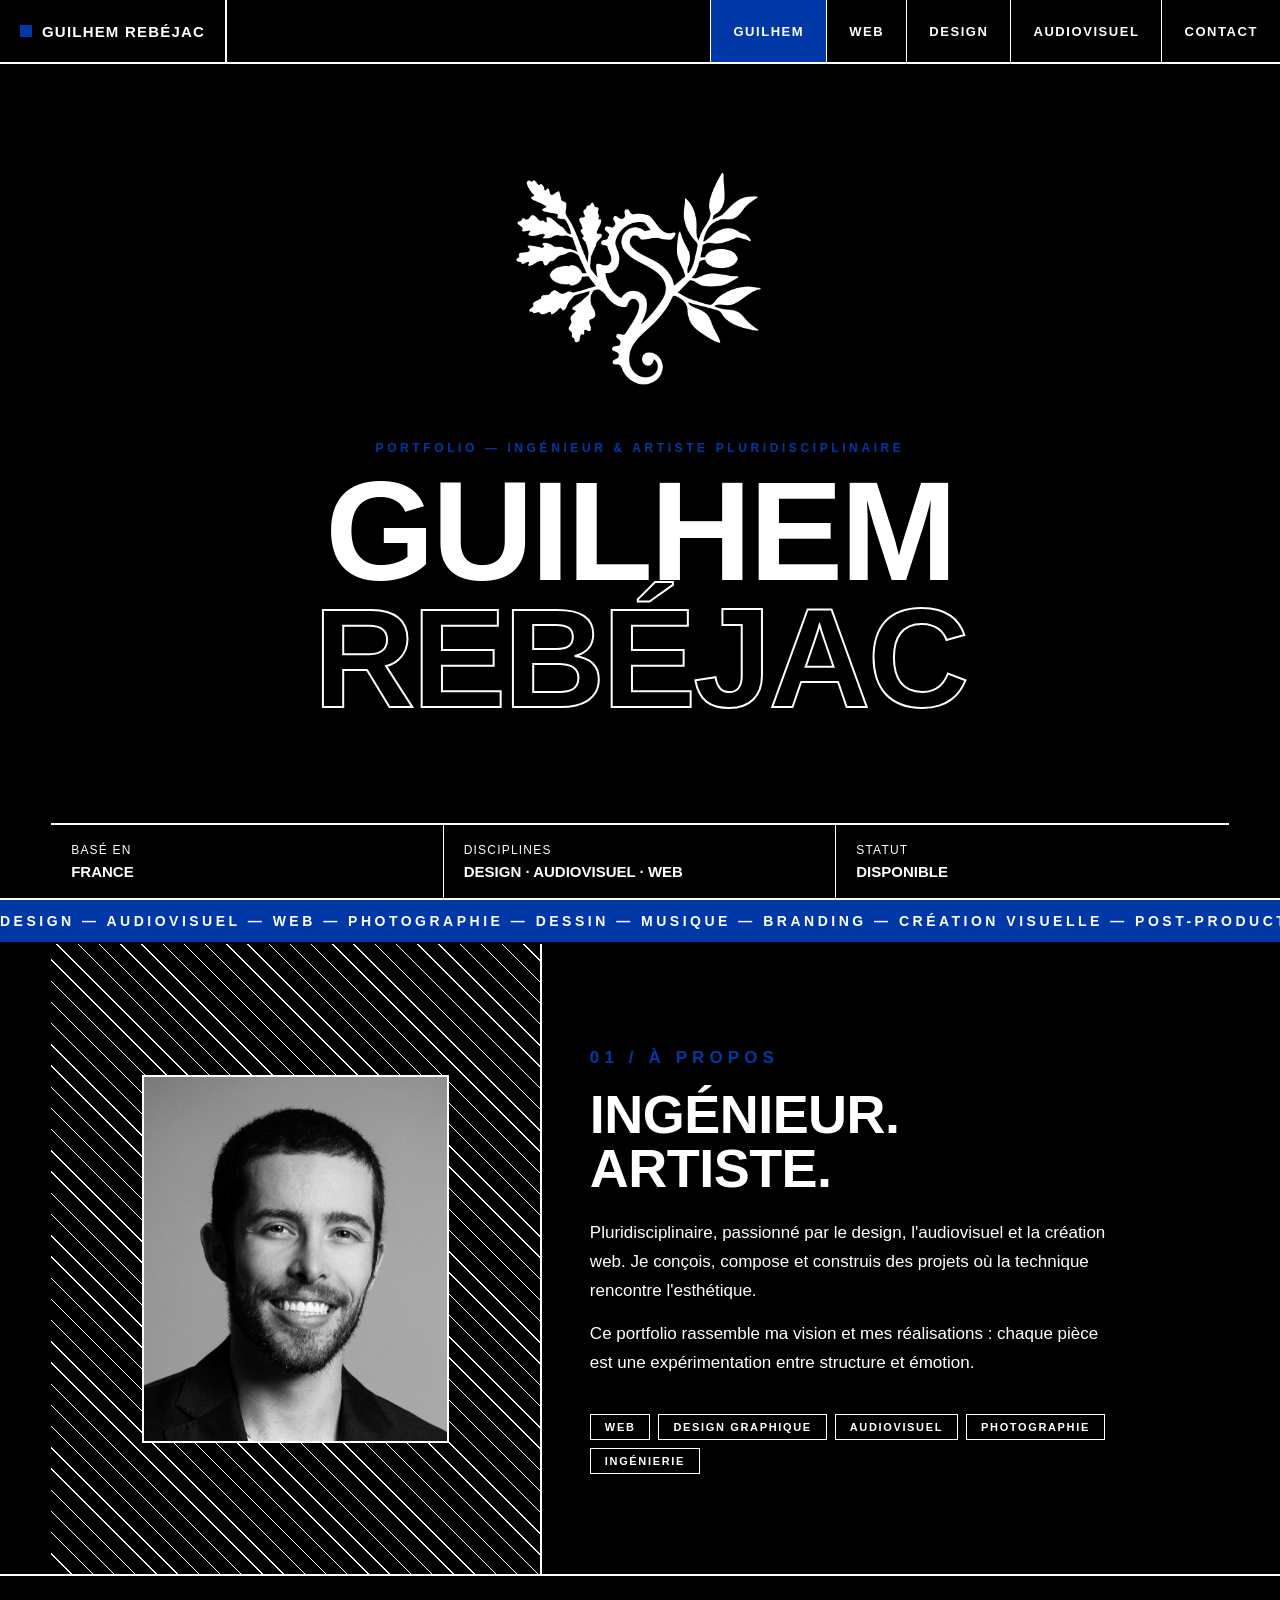
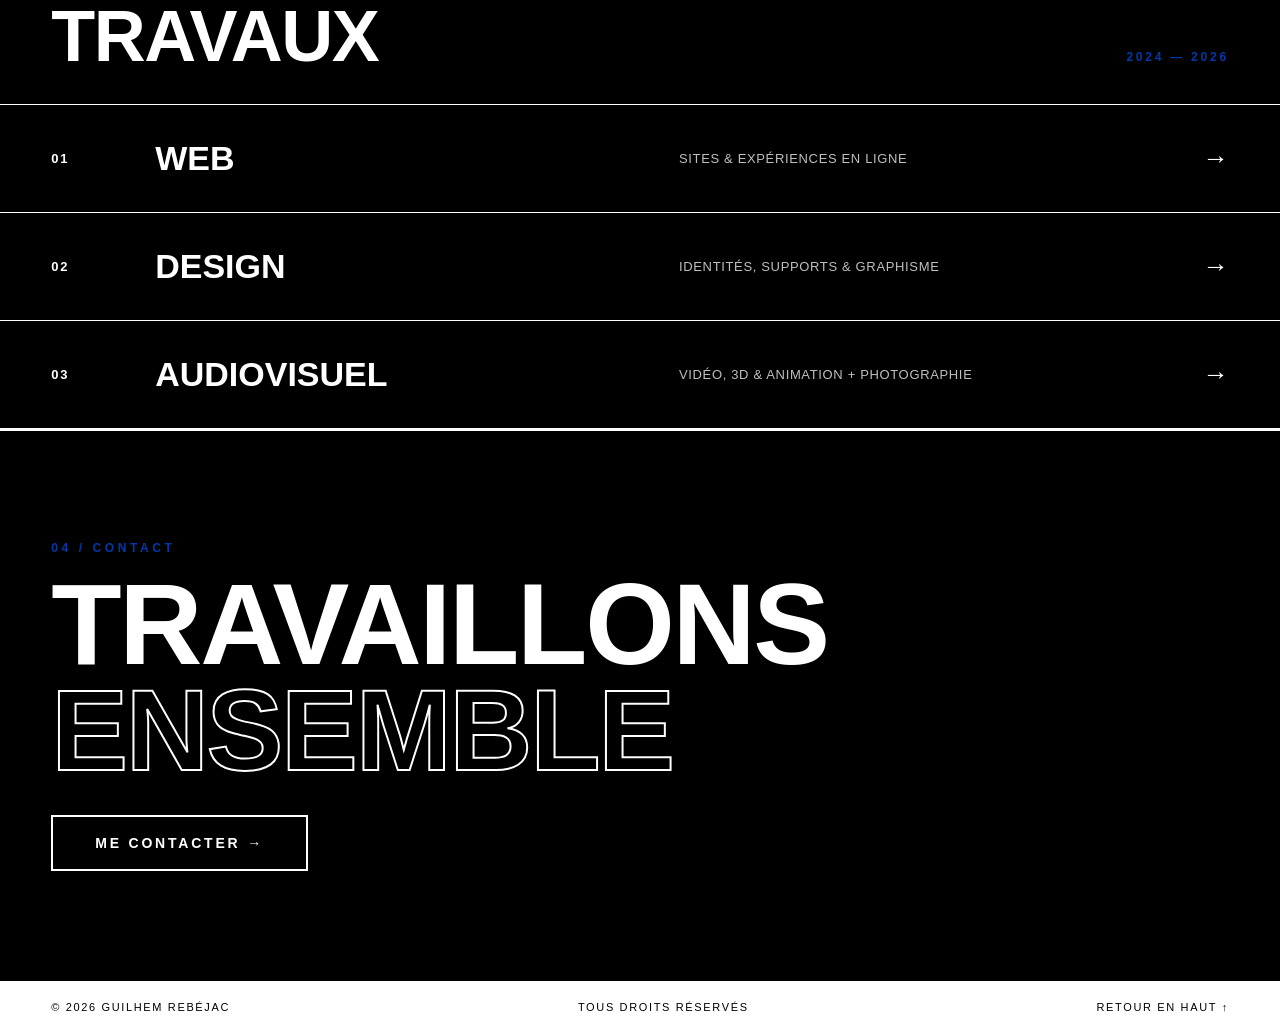
<file: index.html>
<!DOCTYPE html>
<html lang="fr">
<head>
<meta charset="UTF-8">
<meta name="viewport" content="width=device-width, initial-scale=1.0, maximum-scale=1.0, user-scalable=no">
<title>Guilhem Rebéjac — Portfolio</title>
<link rel="stylesheet" href="./css/style.css">
<script src="./js/theme.js"></script>
<link rel="icon" href="./assets/images/RBJC_logo_noir_plein.png" type="image/png">
</head>
<body>
<!-- Loader -->
<div id="loader"><img src="./assets/images/RBJC_logo_noir_plein.png" alt=""></div>
<!-- Curseur -->
<div id="cursor"></div>

<header>
  <a class="brand" href="#top"><span class="dot"></span>Guilhem&nbsp;Rebéjac</a>
  <nav id="menu">
    <a href="index.html" class="active">Guilhem</a>
    <a href="web.html">Web</a>
    <a href="design.html">Design</a>
    <a href="audiovisuel.html">Audiovisuel</a>
    <a href="contact.html">Contact</a>
  </nav>
  <button class="burger" id="burger" aria-label="Menu">≡</button>
</header>

<!-- HERO — LOGO CENTRAL -->
<section class="hero" id="top">
  <div class="hero-top">
    <img class="hero-logo" src="./assets/images/RBJC_logo_noir_plein.png" alt="Logo RBJC">
    <p class="kicker">Portfolio — Ingénieur &amp; Artiste pluridisciplinaire</p>
    <!-- <h1>Guilhem<br><span class="thin">Rebéjac</span></h1> -->
    <h1>Guilhem<br><em>Rebéjac</em></h1>
  </div>
  <div class="hero-meta">
    <div>Basé en<strong>France</strong></div>
    <div>Disciplines<strong>Design · Audiovisuel · Web</strong></div>
    <div>Statut<strong>Disponible</strong></div>
  </div>
</section>

<div class="marquee">
  <div class="marquee-track">
    <span>Design — Audiovisuel — Web — Photographie — Dessin — Musique — Branding — Création visuelle — Post-Production — Motion Design — VFX 3D — Direction Artistique — </span>
    <span aria-hidden="true">Design — Audiovisuel — Web — Photographie — Dessin — Musique — Branding — Création visuelle — Post-Production — Motion Design — VFX 3D — Direction Artistique — </span>
  </div>
</div>

<!-- ABOUT -->
<section class="section" id="a-propos">
  <div class="wrap">
    <div class="about-grid">
      <div class="about-portrait">
        <img class="about-photo" src="./assets/images/CV_NB_2.png" alt="Portrait de Guilhem Rebéjac">
      </div>
      <div class="about-text">
        <p class="num">01 / À propos</p>
        <h2>Ingénieur.<br>Artiste.</h2>
        <p>Pluridisciplinaire, passionné par le design, l'audiovisuel et la création web. Je conçois, compose et construis des projets où la technique rencontre l'esthétique.</p>
        <p>Ce portfolio rassemble ma vision et mes réalisations : chaque pièce est une expérimentation entre structure et émotion.</p>
        <div class="tags">
          <a class="tag" href="web.html">Web</a>
          <a class="tag" href="design.html">Design graphique</a>
          <a class="tag" href="audiovisuel.html">Audiovisuel</a>
          <a class="tag" href="audiovisuel.html#photographie">Photographie</a>
          <span class="tag">Ingénierie</span>
        </div>
      </div>
    </div>
  </div>
</section>

<!-- WORKS -->
<section class="section" id="travaux">
  <div class="section-head">
    <h3>Travaux</h3>
    <span class="count" id="year-range"></span>
  </div>
  <div class="work-list">
    <a class="work" href="web.html">
      <span class="idx">01</span>
      <span class="name">Web</span>
      <span class="desc">Sites &amp; expériences en ligne</span>
      <span class="arrow">→</span>
    </a>
    <a class="work" href="design.html">
      <span class="idx">02</span>
      <span class="name">Design</span>
      <span class="desc">Identités, supports &amp; graphisme</span>
      <span class="arrow">→</span>
    </a>
    <a class="work" href="audiovisuel.html">
      <span class="idx">03</span>
      <span class="name">Audiovisuel</span>
      <span class="desc">Vidéo, 3D &amp; animation + Photographie</span>
      <span class="arrow">→</span>
    </a>
  </div>
</section>

<!-- CONTACT -->
<section class="contact" id="contact">
  <p class="num">04 / Contact</p>
  <h3>Travaillons<br><em>Ensemble</em></h3>
  <a class="btn" href="contact.html">Me contacter →</a>
</section>

<footer>
  <span id="copyright"></span>
  <span>Tous droits réservés</span>
  <a href="#top">Retour en haut ↑</a>
</footer>

<script src="./js/main.js"></script>

</body>
</html>
</file>
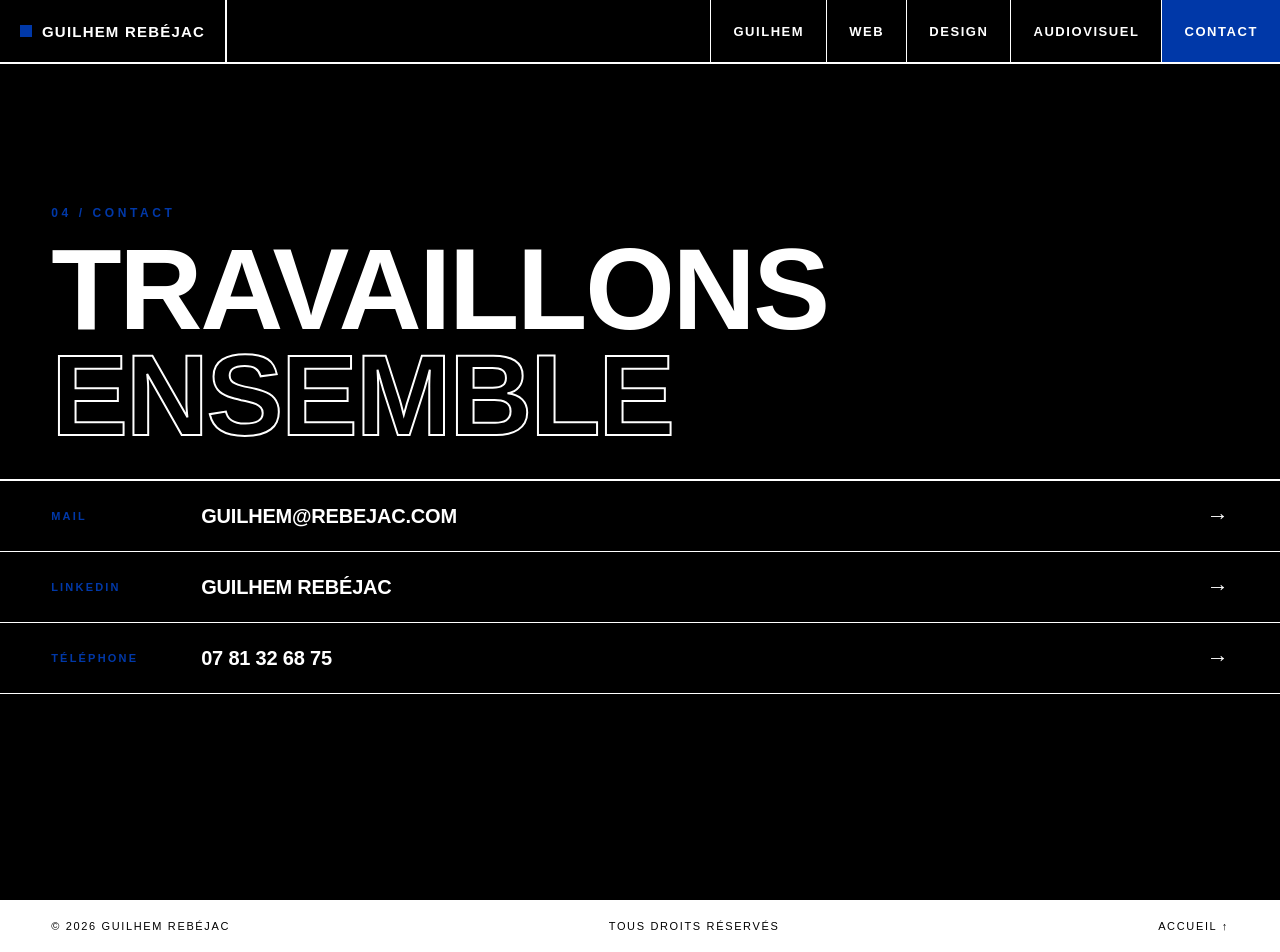
<file: contact.html>
<!DOCTYPE html>
<html lang="fr">
<head>
<meta charset="UTF-8">
<meta name="viewport" content="width=device-width, initial-scale=1.0, maximum-scale=1.0, user-scalable=no">
<title>Guilhem Rebéjac — Contact</title>
<link rel="stylesheet" href="./css/style.css">
<script src="./js/theme.js"></script>
<link rel="icon" href="./assets/images/RBJC_logo_noir_plein.png" type="image/png">
</head>
<body>
<!-- Loader -->
<div id="loader"><img src="./assets/images/RBJC_logo_noir_plein.png" alt=""></div>
<!-- Curseur -->
<div id="cursor"></div>

<header>
  <a class="brand" href="index.html"><span class="dot"></span>Guilhem&nbsp;Rebéjac</a>
  <nav id="menu">
    <a href="index.html">Guilhem</a>
    <a href="web.html">Web</a>
    <a href="design.html">Design</a>
    <a href="audiovisuel.html">Audiovisuel</a>
    <a href="contact.html" class="active">Contact</a>
  </nav>
  <button class="burger" id="burger" aria-label="Menu">≡</button>
</header>

<section class="contact" id="contact" style="min-height:100vh;display:flex;flex-direction:column;justify-content:center;padding-left:0;padding-right:0;">
  <div style="padding:0 4vw;">
    <p class="num">04 / Contact</p>
    <h3>Travaillons<br><em>Ensemble</em></h3>
  </div>
  <div class="contact-links">
    <a class="contact-row" href="mailto:guilhem@rebejac.com">
      <span class="contact-label">Mail</span>
      <span class="contact-value">guilhem@rebejac.com</span>
      <span class="arrow">→</span>
    </a>
    <a class="contact-row" href="https://www.linkedin.com/in/guilhemreb%C3%A9jac/" target="_blank" rel="noopener noreferrer">
      <span class="contact-label">LinkedIn</span>
      <span class="contact-value">Guilhem Rebéjac</span>
      <span class="arrow">→</span>
    </a>
    <a class="contact-row" href="tel:+33781326875" target="_blank" rel="noopener noreferrer">
      <span class="contact-label">Téléphone</span>
      <span class="contact-value">07 81 32 68 75</span>
      <span class="arrow">→</span>
    </a>
    <!-- <a class="contact-row" href="https://www.instagram.com/guirbjc/" target="_blank" rel="noopener noreferrer">
      <span class="contact-label">Instagram</span>
      <span class="contact-value">@guirbjc</span>
      <span class="arrow">→</span>
    </a> -->
  </div>
</section>

<footer>
  <span id="copyright"></span>
  <span>Tous droits réservés</span>
  <a href="index.html">Accueil ↑</a>
</footer>

<script src="./js/main.js"></script>

</body>
</html>
</file>
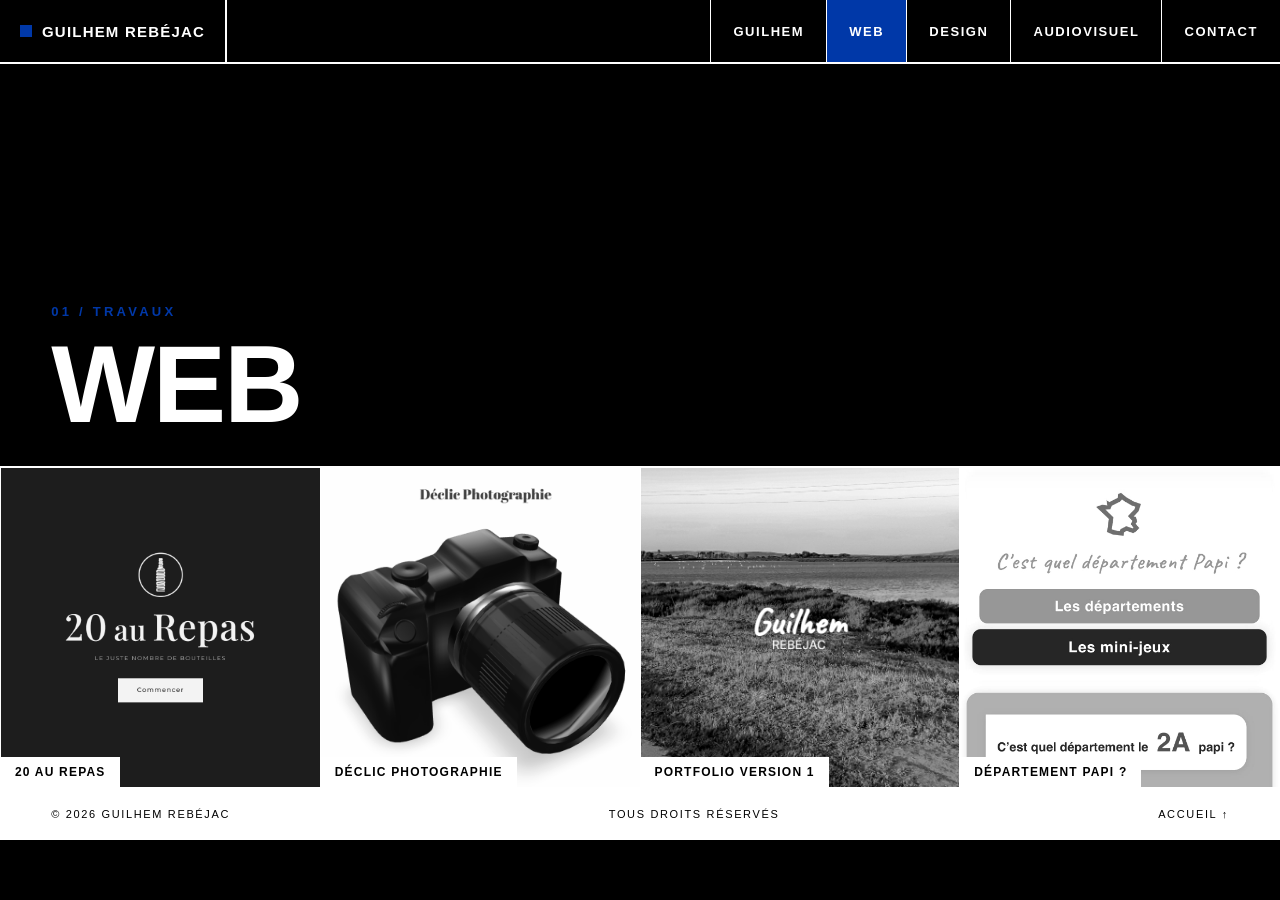
<file: web.html>
<!DOCTYPE html>
<html lang="fr">
<head>
<meta charset="UTF-8">
<meta name="viewport" content="width=device-width, initial-scale=1.0, maximum-scale=1.0, user-scalable=no">
<title>Guilhem Rebéjac — Web</title>
<link rel="stylesheet" href="./css/style.css">
<script src="./js/theme.js"></script>
<link rel="icon" href="./assets/images/RBJC_logo_noir_plein.png" type="image/png">
</head>
<body>
<!-- Loader -->
<div id="loader"><img src="./assets/images/RBJC_logo_noir_plein.png" alt=""></div>
<!-- Curseur -->
<div id="cursor"></div>

<header>
  <a class="brand" href="index.html"><span class="dot"></span>Guilhem&nbsp;Rebéjac</a>
  <nav id="menu">
    <a href="index.html">Guilhem</a>
    <a href="web.html" class="active">Web</a>
    <a href="design.html">Design</a>
    <a href="audiovisuel.html">Audiovisuel</a>
    <a href="contact.html">Contact</a>
  </nav>
  <button class="burger" id="burger" aria-label="Menu">≡</button>
</header>

<section class="cat-hero">
  <p class="sub">01 / Travaux</p>
  <h1>Web</h1>
</section>

<main class="grid" id="grid">
  <a class="tile" href="https://guirbjc.github.io/20aurepas.com/" target="_blank" rel="noopener noreferrer">
    <img src="./assets/images/20-au-repas.png" alt="20 au Repas">
    <span class="tile-title">20 au Repas</span>
  </a>
  <a class="tile" href="https://guirbjc.github.io/declic-photographie/" target="_blank" rel="noopener noreferrer">
    <img src="./assets/images/declic.png" alt="Déclic Photographie">
    <span class="tile-title">Déclic Photographie</span>
  </a>
  <a class="tile" href="https://guirbjc.github.io/rebejac.com/" target="_blank" rel="noopener noreferrer">
    <img src="./assets/images/rebejac.com.png" alt="Portfolio Version 1">
    <span class="tile-title">Portfolio Version 1</span>
  </a>
  <a class="tile" href="https://guirbjc.github.io/departement-papi/" target="_blank" rel="noopener noreferrer">
    <img src="./assets/images/quel-departement-papi.jpg" alt="Département Papi ?">
    <span class="tile-title">Département Papi ?</span>
  </a>
</main>

<footer>
  <span id="copyright"></span>
  <span>Tous droits réservés</span>
  <a href="index.html">Accueil ↑</a>
</footer>

<script src="./js/main.js"></script>

</body>
</html>
</file>
<file: css/style.css>
:root{
  --bg:#ffffff;
  --fg:#000000;
  --azur:#0038A8;
  --max:1280px;
}
*{margin:0;padding:0;box-sizing:border-box;border-radius:0!important;}
html{scroll-behavior:smooth;}
body{
  background:var(--bg);color:var(--fg);
  font-family:"Helvetica Neue",Helvetica,Arial,sans-serif;
  -webkit-font-smoothing:antialiased;
}
::selection{background:var(--azur);color:#fff;}
a{color:inherit;text-decoration:none;}
img{display:block;max-width:100%;}

/* ---------- LOADER (si chargement long) ---------- */
#loader{
  position:fixed;inset:0;z-index:300;background:var(--bg);
  display:none;align-items:center;justify-content:center;
}
#loader.show{display:flex;}
#loader img{
  width:clamp(100px,18vw,160px);
  animation:spin3d 2.4s linear infinite;
}

/* ---------- CURSEUR (PC uniquement) ---------- */
#cursor{
  position:fixed;top:0;left:0;width:20px;height:20px;
  background:#000;
  pointer-events:none;z-index:250;opacity:0;
  transform:translate(-50vw,-50vh);
  mix-blend-mode:difference;
  background:#fff;
}
#cursor{transition:width .18s,height .18s,opacity .18s;}
#cursor.big{width:25px;height:25px;}
[data-theme="dark"] #cursor{background:#fff;}
@media (hover:none){#cursor{display:none;}}

/* ---------- header ---------- */
header{
  position:fixed;top:0;left:0;right:0;z-index:50;
  background:#fff;border-bottom:2px solid #000;
  display:flex;align-items:stretch;justify-content:space-between;
  height:64px;
}
.brand{
  display:flex;align-items:center;gap:10px;
  font-weight:800;letter-spacing:.08em;font-size:15px;
  padding:0 20px;border-right:2px solid #000;text-transform:uppercase;
}
.brand .dot{width:12px;height:12px;background:var(--azur);}
nav{display:flex;}
nav a{
  display:flex;align-items:center;
  padding:0 22px;font-size:13px;font-weight:700;
  text-transform:uppercase;letter-spacing:.12em;
  border-left:1px solid #000;transition:background .15s,color .15s;
}
nav a:hover,nav a.active{background:var(--azur);color:#fff;}
.burger{display:none;border:none;background:#000;color:#fff;
  padding:0 18px;font-size:22px;cursor:pointer;}

/* ---------- hero ---------- */
.hero{
  min-height:100vh;display:flex;flex-direction:column;
  justify-content:flex-end;padding:100px 4vw 0;
  border-bottom:2px solid #000;
}
.hero-top{
  flex:1;display:flex;flex-direction:column;align-items:center;
  justify-content:center;text-align:center;
}
.hero-top h1 em{font-style:normal;-webkit-text-stroke:2px #000;color:transparent;}
.hero-logo{
  width:clamp(140px,22vw,260px);margin-bottom:28px;
  filter:grayscale(1) contrast(1.1)
}
.kicker{
  font-size:12px;font-weight:700;text-transform:uppercase;
  letter-spacing:.3em;margin-bottom:14px;color:var(--azur);
}
.hero h1{
  font-size:clamp(48px,11vw,150px);
  line-height:.9;font-weight:800;text-transform:uppercase;
  letter-spacing:-.02em;
}
.hero h1 .thin{font-weight:200;outline:1px solid #000;outline-offset:-1px;}
.hero-meta{
  display:grid;grid-template-columns:repeat(auto-fit,minmax(200px,1fr));
  border-top:2px solid #000;margin-top:48px;width:100%;
}
.hero-meta div{
  padding:18px 20px;font-size:12px;text-transform:uppercase;
  letter-spacing:.1em;border-right:1px solid #000;text-align:left;
}
.hero-meta div:last-child{border-right:none;}
.hero-meta strong{display:block;font-size:15px;margin-top:6px;letter-spacing:0;}

/* ---------- LOGO 3D (hero) ---------- */
.hero-top{perspective:800px;}
.hero-logo{
  animation:spin3d 14s linear infinite;
  transform-style:preserve-3d;
}
@keyframes spin3d{
  from{transform:rotateY(0);}
  to{transform:rotateY(360deg);}
}

/* ---------- marquee ---------- */
.marquee{
  border-bottom:2px solid #000;background:var(--azur);color:#fff;
  overflow:hidden;white-space:nowrap;padding:12px 0;
}
.marquee span{
  display:inline-block;font-size:14px;font-weight:700;
  text-transform:uppercase;letter-spacing:.25em;
  animation:slide 22s linear infinite;
}
.marquee:hover span{animation-play-state:paused;}

/* ---------- MARQUEE : décalage au doigt ---------- */
@keyframes slide{
  from{transform:translateX(var(--drag,0px));}
  to{transform:translateX(calc(-50% + var(--drag,0px)));}
}

/* ---------- about ---------- */
.section{border-bottom:2px solid #000;}
.wrap{max-width:var(--max);margin:0 auto;padding:0 4vw;}
.about-grid{
  display:grid;grid-template-columns:1fr 1.4fr;min-height:70vh;
}
.about-portrait{
  border-right:2px solid #000;display:flex;align-items:center;
  justify-content:center;padding:48px;background:
    repeating-linear-gradient(45deg,#fff 0 14px,#000 14px 15px);
}
.about-portrait svg{width:78%;max-width:340px;background:#fff;border:2px solid #000;}
.about-photo{
  width:78%;max-width:340px;
  border:2px solid #000;background:#fff;
  object-fit:cover;aspect-ratio:5/6;
  filter:grayscale(1) contrast(1.05);
  transition:filter .3s;
}
.about-photo:hover{filter:grayscale(0);}
.about-text{padding:64px 48px;display:flex;flex-direction:column;justify-content:center;}
.num{font-size:12px;font-weight:700;letter-spacing:.3em;text-transform:uppercase;margin-bottom:16px;color:var(--azur);}
.about-text h2{
  font-size:clamp(28px,4.5vw,54px);font-weight:800;text-transform:uppercase;
  line-height:1;margin-bottom:24px;letter-spacing:-.01em;
}
.about-text p{font-size:17px;line-height:1.7;max-width:56ch;margin-bottom:14px;}
.tags{display:flex;flex-wrap:wrap;gap:8px;margin-top:22px;}
.tag{
  border:1px solid #000;padding:6px 14px;font-size:11px;font-weight:700;
  text-transform:uppercase;letter-spacing:.15em;transition:all .15s;
}
.tag:hover{background:var(--azur);border-color:var(--azur);color:#fff;}

/* ---------- works ---------- */
.section-head{
  display:flex;align-items:baseline;justify-content:space-between;
  padding:26px 4vw;border-bottom:1px solid #000;
}
.section-head h3{
  font-size:clamp(30px,6vw,72px);font-weight:800;text-transform:uppercase;
  letter-spacing:-.02em;line-height:.95;
}
.section-head .count {
    font-size: 12px;
    letter-spacing: .23em;
    text-transform: uppercase;
    color: var(--azur);
    font-weight: 700;
    margin-bottom: 14px;
}
.work-list{display:grid;grid-template-columns:1fr;}
.work{
  display:grid;grid-template-columns:80px 1fr 1fr auto;
  align-items:center;gap:24px;
  padding:34px 4vw;border-bottom:1px solid #000;
  transition:background .15s,color .15s;cursor:pointer;
}
.work:hover{background:var(--azur);color:#fff;}
.work .idx{font-size:13px;font-weight:700;letter-spacing:.15em;}
.work .name{font-size:clamp(20px,3vw,34px);font-weight:800;text-transform:uppercase;}
.work .desc{font-size:13px;letter-spacing:.05em;text-transform:uppercase;opacity:.75;}
.work .arrow{font-size:26px;font-weight:200;transition:transform .2s;}
.work:hover .arrow{transform:translateX(8px);}

/* ---------- contact ---------- */
.contact{padding:110px 4vw;text-align:left;}
.contact h3{
  font-size:clamp(40px,9vw,120px);font-weight:800;text-transform:uppercase;
  line-height:.92;letter-spacing:-.02em;margin-bottom:32px;
}
.contact h3 em{font-style:normal;-webkit-text-stroke:2px #000;color:transparent;}
.btn{
  display:inline-block;border:2px solid #000;padding:18px 42px;
  font-size:14px;font-weight:800;text-transform:uppercase;
  letter-spacing:.2em;transition:all .15s;
}
.btn:hover{background:var(--azur);border-color:var(--azur);color:#fff;letter-spacing:.3em;}

/* ---------- pages catégories ---------- */
.cat-hero{
  min-height:52vh;display:flex;flex-direction:column;justify-content:flex-end;
  padding:100px 4vw 32px;border-bottom:2px solid #000;
}
.cat-hero h1{
  font-size:clamp(40px,9vw,110px);font-weight:800;text-transform:uppercase;
  line-height:.92;letter-spacing:-.02em;
}
.cat-hero .sub{font-size:13px;letter-spacing:.25em;text-transform:uppercase;
  color:var(--azur);font-weight:700;margin-bottom:14px;}
.grid{
  display:grid;grid-template-columns:repeat(auto-fill,minmax(260px,1fr));
  gap:0;border-right:1px solid #000;
}
.tile{
  position:relative;aspect-ratio:1/1;overflow:hidden;
  border-bottom:1px solid #000;border-left:1px solid #000;
  display:block;cursor:pointer;background:#000;
}
.tile img{
  width:100%;height:100%;object-fit:cover;
  filter:grayscale(1) contrast(1.05);
  transition:filter .25s,transform .4s;
}
.tile:hover img{filter:grayscale(0);transform:scale(1.04);}
.tile .tile-title{
  position:absolute;left:0;bottom:0;
  background:#000;color:#fff;padding:8px 14px;
  font-size:12px;font-weight:700;text-transform:uppercase;letter-spacing:.1em;
}
.tile:hover .tile-title{background:var(--azur);}
.tile:hover img{filter:grayscale(0);transform:scale(1.04);}
.tile:hover .tile-title{background:var(--azur);}

.tile:active img,
.tile.touched img{
  filter:grayscale(0);
  transform:scale(1.04);
}
.tile:active .tile-title,
.tile.touched .tile-title{
  background:var(--azur);
}
#photographie {scroll-margin-top: 150px;}

/* ---------- lightbox ---------- */
.lightbox{
  position:fixed;inset:0;z-index:200;display:none;
  align-items:center;justify-content:center;
  background:rgba(255,255,255,.96);
}
.lightbox.open{display:flex;}
.lb-frame{max-width:90vw;display:flex;flex-direction:column;}
.lightbox img{
  display:block;
  height:62vh;              /* hauteur identique partout */
  width:auto;max-width:88vw;
  border: 2px solid #000;
  object-fit:contain;background:#fff;
}
@media (max-width:860px){
  .lightbox img{height:46vh;}
}
.lb-caption{
  display:grid;grid-template-columns:1fr auto;
  gap:4px 24px;align-items:baseline;
  background:#000;color:#fff;
  padding:16px 20px;border:2px solid #000;border-top:none;
}
.lb-btn{
  margin-top:16px;justify-self:center;
}
.lb-title{
  font-size:clamp(16px,2.4vw,22px);font-weight:800;
  text-transform:uppercase;letter-spacing:.02em;
}
.lb-year{
  font-size:11px;font-weight:700;text-transform:uppercase;
  letter-spacing:.2em;color:#0038a8;
}
.lb-desc{
  grid-column:1/-1;font-size:13px;line-height:1.55;max-width:70ch;
}
.lb-caption.lb-stacked .lb-desc{grid-column:auto;}
.lightbox .close{
  position:absolute;top:20px;right:24px;font-size:34px;font-weight:200;
  border:2px solid #000;background:#fff;width:52px;height:52px;
  cursor:pointer;line-height:1;
}
.lightbox .close:hover{background:var(--azur);color:#fff;border-color:var(--azur);}
.lb-nav{
  position:absolute;top:50%;transform:translateY(-50%);
  width:52px;height:52px;
  font-size:22px;font-weight:200;line-height:1;
  border:2px solid #000;background:#fff;color:#000;
  cursor:pointer;transition:background .15s,color .15s;
  display:flex;align-items:center;justify-content:center;
}
.lb-prev{left:24px;}
.lb-next{right:24px;}
.lb-nav:hover{background:var(--azur);color:#fff;border-color:var(--azur);}
.lb-nav:hover .lb-prev, .lb-nav:hover .lb-next{transform:translateY(-50%);}
@media (max-width:860px){
  .lb-caption.lb-stacked {
      display: flex;
      flex-direction: column;
      align-items: flex-start;
      gap: 6px;
  }
  .lb-caption.lb-stacked .lb-title,
  .lb-caption.lb-stacked .lb-desc,
  .lb-caption.lb-stacked .lb-year {
      grid-column: auto;
      width: 100%;
  }
  .lb-nav{width:40px;height:40px;font-size:16px;}
  .lb-prev{left:8px;}
  .lb-next{right:8px;}
  #audiovisuel .section-head {
      display: flex;
      flex-direction: column;
      align-items: flex-start;
  }
}

/* ---------- lignes contact ---------- */
.contact-links{display:flex;flex-direction:column;width:100%;}
.contact-row{
  display:grid;grid-template-columns:130px 1fr auto;align-items:center;gap:20px;
  width:100%;padding:22px 4vw;border-bottom:1px solid #000;
  transition:background .15s,color .15s;
}
.contact-row:first-child{border-top:2px solid #000;}
.contact-row .contact-label{
  font-size:11px;font-weight:700;text-transform:uppercase;
  letter-spacing:.2em;color:var(--azur);
}
.contact-row .contact-value{
  font-size:clamp(14px,1.9vw,20px);font-weight:800;
  text-transform:uppercase;letter-spacing:-.01em;
  white-space:nowrap;overflow:hidden;text-overflow:ellipsis;
}
.contact-row .arrow{font-size:22px;font-weight:200;justify-self:end;transition:transform .2s;}
.contact-row:hover{background:var(--azur);color:#fff;}
.contact-row:hover .contact-label{color:#fff;}
.contact-row:hover .arrow{transform:translateX(8px);}

/* ---------- footer ---------- */
footer{
  background:#000;color:#fff;
  display:flex;flex-wrap:wrap;justify-content:space-between;
  padding:20px 4vw;font-size:11px;letter-spacing:.15em;
  text-transform:uppercase;gap:10px;
}
footer a:hover{color:#7ba4ff;text-decoration:underline;}
/* Scrollbar noire sur fond transparent */
* {scrollbar-width: thin; scrollbar-color: #000 transparent;}
/* Chrome, Edge, Safari */
::-webkit-scrollbar {width: 7px; height: 7px;}
::-webkit-scrollbar-track {background: transparent;}
::-webkit-scrollbar-thumb {background: #000; border-radius: 999px;}
::-webkit-scrollbar-thumb:hover { background: #333;}

/* ---------- responsive ---------- */
@media (max-width:860px){
  nav{
    display:none;position:fixed;top:64px;left:0;right:0;flex-direction:column;
    background:#fff;border-bottom:2px solid #000;
  }
  nav.open{display:flex;}
  nav a{border-left:none;border-top:1px solid #000;padding:18px 22px;}
  .burger{display:block;margin-left:auto;}
  .about-grid{grid-template-columns:1fr;}
  .about-portrait{border-right:none;border-bottom:2px solid #000;padding:36px;}
  .work{grid-template-columns:auto 1fr auto;grid-template-rows:auto auto;}
  .work .idx{grid-column:1;grid-row:1;}
  .work .name{grid-column:2;grid-row:1;}
  .work .arrow{grid-column:3;grid-row:1;}
  .work .desc{grid-column:2;grid-row:2;grid-column:2/4;}
}

/* ---------- ANTI-ZOOM MOBILE ---------- */
*{touch-action:manipulation;}
body{-webkit-text-size-adjust:100%;}

/* ---------- THÈME SOMBRE (auto après 18h via theme.js) ---------- */
:root[data-theme="dark"]{
  --bg:#000000;
  --fg:#ffffff;
  /* --azur:#5b85e6; */
}
[data-theme="dark"] body{background:#000;color:#fff;}
[data-theme="dark"] #loader img{filter:invert(1);}
[data-theme="dark"] header{background:#000;border-bottom-color:#fff;}
[data-theme="dark"] .brand{border-right-color:#fff;}
[data-theme="dark"] nav a{border-left-color:#fff;}
[data-theme="dark"] .burger{background:#fff;color:#000;}
[data-theme="dark"] nav{background:#000;}
[data-theme="dark"] nav a{border-top-color:#fff;}
[data-theme="dark"] nav{border-top-color:#fff;border-bottom-color:#fff;}
[data-theme="dark"] .hero{border-bottom-color:#fff;}
[data-theme="dark"] .hero h1 .thin{outline-color:#fff;}
[data-theme="dark"] .hero-top h1 em{-webkit-text-stroke-color:#fff;}
[data-theme="dark"] .hero-meta{border-top-color:#fff;}
[data-theme="dark"] .hero-meta div{border-right-color:#fff;}
[data-theme="dark"] .section{border-bottom-color:#fff;}
[data-theme="dark"] .hero-logo{
  filter: grayscale(1) invert(1);
}
[data-theme="dark"] .about-portrait{
  border-right-color:#fff;
  background:repeating-linear-gradient(45deg,#000 0 14px,#fff 14px 15px);
}
[data-theme="dark"] .about-photo,
[data-theme="dark"] .about-portrait svg{border-color:#fff;background:#000;}
[data-theme="dark"] .tag{border-color:#fff;}
[data-theme="dark"] .section-head{border-bottom-color:#fff;}
[data-theme="dark"] .work{border-bottom-color:#fff;}
[data-theme="dark"] .cat-hero{border-bottom-color:#fff;}
[data-theme="dark"] .grid{border-right-color:#fff;}
[data-theme="dark"] .tile{border-bottom-color:#fff;border-left-color:#fff;}
[data-theme="dark"] .tile .tile-title{background:#fff;color:#000;}
[data-theme="dark"] .tile:hover .tile-title,
[data-theme="dark"] .tile.touched .tile-title,
[data-theme="dark"] .tile:active .tile-title{background:var(--azur);color:#fff;}
[data-theme="dark"] .contact-row{border-bottom-color:#fff;}
[data-theme="dark"] .contact-row:first-child{border-top-color:#fff;}
[data-theme="dark"] .contact h3 em{-webkit-text-stroke-color:#fff;}
[data-theme="dark"] .btn{border-color:#fff;}
[data-theme="dark"] .lightbox{background:rgba(0,0,0,.96);}
[data-theme="dark"] .lb-frame{background:#000;border-color:#fff;}
[data-theme="dark"] .lightbox img{border-color:#fff;background:#000;}
[data-theme="dark"] .lb-caption{background:#000;color:#fff;border-color:#fff;}
[data-theme="dark"] .lb-title{color:#fff;}
[data-theme="dark"] .lightbox .close,
[data-theme="dark"] .lb-nav{background:#000;color:#fff;border-color:#fff;}
[data-theme="dark"] .lightbox .close:hover,
[data-theme="dark"] .lb-nav:hover{background:var(--azur);color:#fff;border-color:var(--azur);}
[data-theme="dark"] footer{background:#fff;color:#000;}
[data-theme="dark"] footer a:hover{color:var(--azur);}
:root[data-theme="dark"] {color-scheme: dark; scrollbar-color: #fff transparent;}
:root[data-theme="dark"] *,[data-theme="dark"] * {scrollbar-color: #fff transparent;}
:root[data-theme="dark"] ::-webkit-scrollbar-thumb {background-color: #fff;}
:root[data-theme="dark"] ::-webkit-scrollbar-thumb:hover {background-color: #ccc;}
</file>
